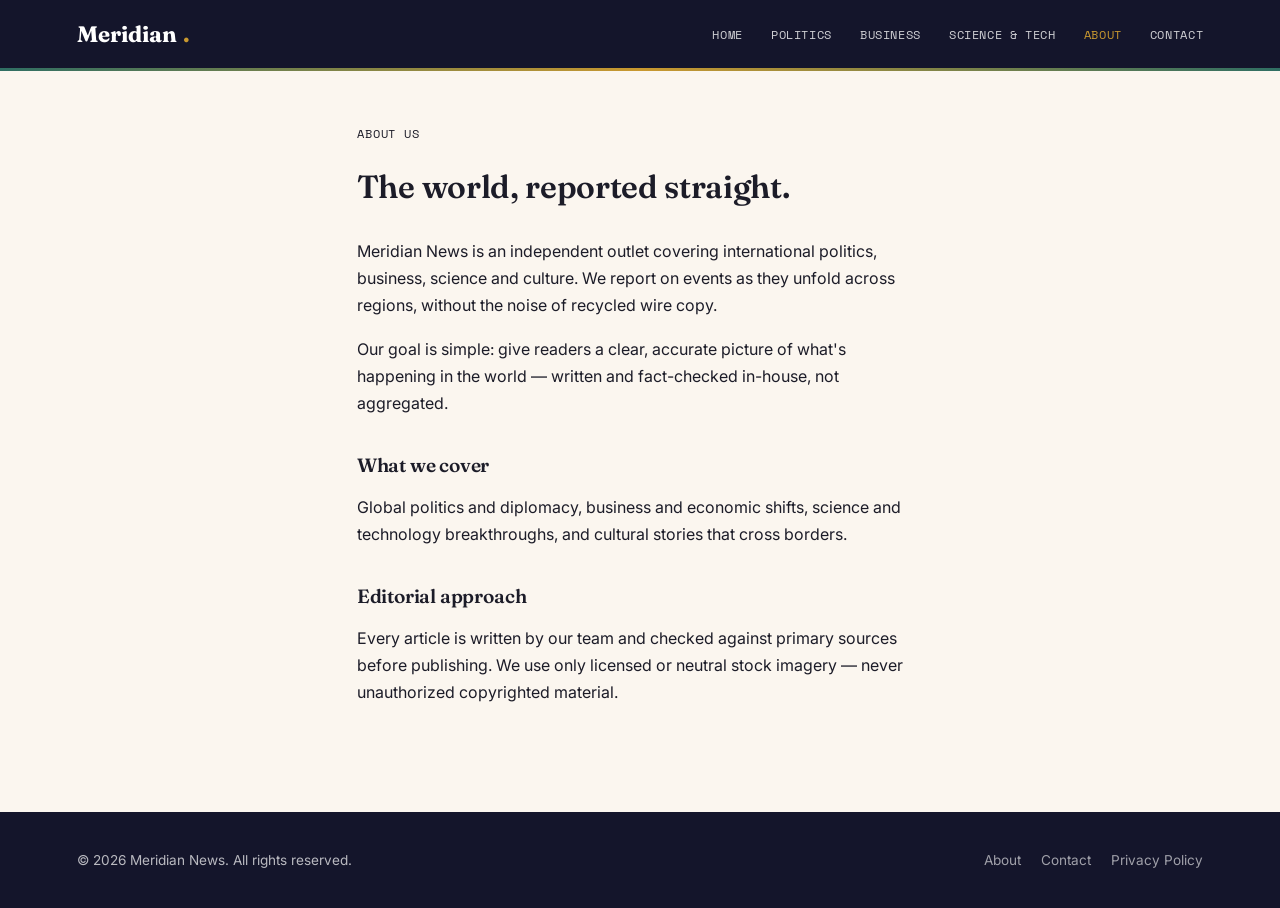
<file: about.html>
<!DOCTYPE html>
<html lang="en">
<head>
<meta charset="UTF-8">
<meta name="viewport" content="width=device-width, initial-scale=1.0">
<title>About — Meridian News</title>
<link rel="stylesheet" href="assets/style.css">
</head>
<body>

<header class="site-header" id="siteHeader">
  <a href="index.html" class="logo">Meridian<span class="dot">.</span></a>
  <nav class="main-nav">
    <a href="index.html">Home</a>
    <a href="index.html#politics">Politics</a>
    <a href="index.html#business">Business</a>
    <a href="index.html#science">Science & Tech</a>
    <a href="about.html" class="active">About</a>
    <a href="contact.html">Contact</a>
  </nav>
  <button class="nav-toggle" onclick="document.getElementById('siteHeader').classList.toggle('open')">☰</button>
</header>

<div class="static-wrap">
  <p class="eyebrow">About Us</p>
  <h1>The world, reported straight.</h1>
  <p>Meridian News is an independent outlet covering international politics, business, science and culture. We report on events as they unfold across regions, without the noise of recycled wire copy.</p>
  <p>Our goal is simple: give readers a clear, accurate picture of what's happening in the world — written and fact-checked in-house, not aggregated.</p>
  <h2>What we cover</h2>
  <p>Global politics and diplomacy, business and economic shifts, science and technology breakthroughs, and cultural stories that cross borders.</p>
  <h2>Editorial approach</h2>
  <p>Every article is written by our team and checked against primary sources before publishing. We use only licensed or neutral stock imagery — never unauthorized copyrighted material.</p>
</div>

<footer class="site-footer">
  <div class="footer-inner">
    <div>© 2026 Meridian News. All rights reserved.</div>
    <div class="footer-links">
      <a href="about.html">About</a>
      <a href="contact.html">Contact</a>
      <a href="privacy.html">Privacy Policy</a>
    </div>
  </div>
</footer>

</body>
</html>
</file>
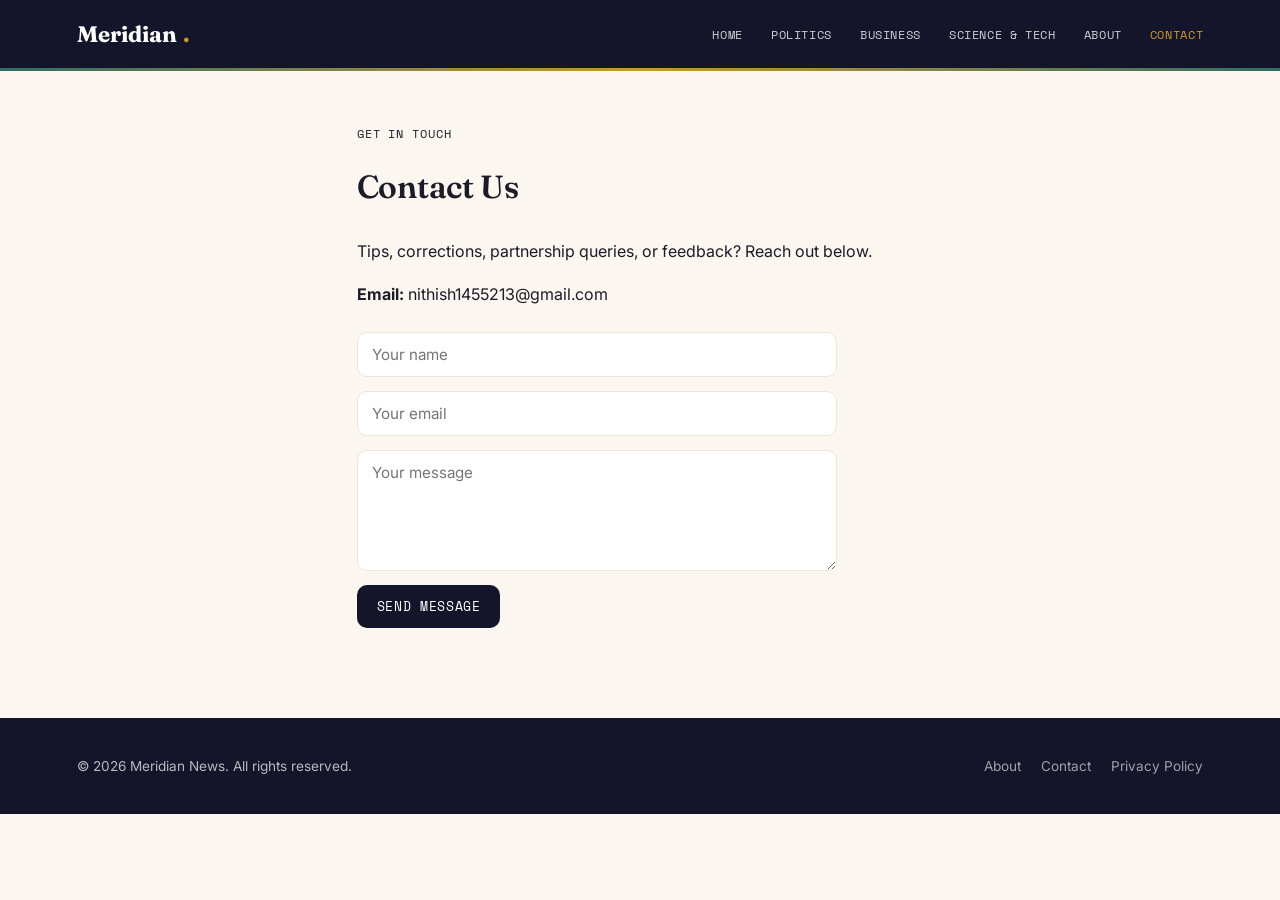
<file: contact.html>
<!DOCTYPE html>
<html lang="en">
<head>
<meta charset="UTF-8">
<meta name="viewport" content="width=device-width, initial-scale=1.0">
<title>Contact — Meridian News</title>
<link rel="stylesheet" href="assets/style.css">
</head>
<body>

<header class="site-header" id="siteHeader">
  <a href="index.html" class="logo">Meridian<span class="dot">.</span></a>
  <nav class="main-nav">
    <a href="index.html">Home</a>
    <a href="index.html#politics">Politics</a>
    <a href="index.html#business">Business</a>
    <a href="index.html#science">Science & Tech</a>
    <a href="about.html">About</a>
    <a href="contact.html" class="active">Contact</a>
  </nav>
  <button class="nav-toggle" onclick="document.getElementById('siteHeader').classList.toggle('open')">☰</button>
</header>

<div class="static-wrap">
  <p class="eyebrow">Get in touch</p>
  <h1>Contact Us</h1>
  <p>Tips, corrections, partnership queries, or feedback? Reach out below.</p>
  <p><strong>Email:</strong> nithish1455213@gmail.com</p>

  <form class="contact-form" onsubmit="alert('Replace this with a real form service like Formspree or Google Forms.'); return false;">
    <input type="text" placeholder="Your name" required>
    <input type="email" placeholder="Your email" required>
    <textarea placeholder="Your message" rows="5" required></textarea>
    <button type="submit">Send Message</button>
  </form>
</div>

<footer class="site-footer">
  <div class="footer-inner">
    <div>© 2026 Meridian News. All rights reserved.</div>
    <div class="footer-links">
      <a href="about.html">About</a>
      <a href="contact.html">Contact</a>
      <a href="privacy.html">Privacy Policy</a>
    </div>
  </div>
</footer>

</body>
</html>
</file>
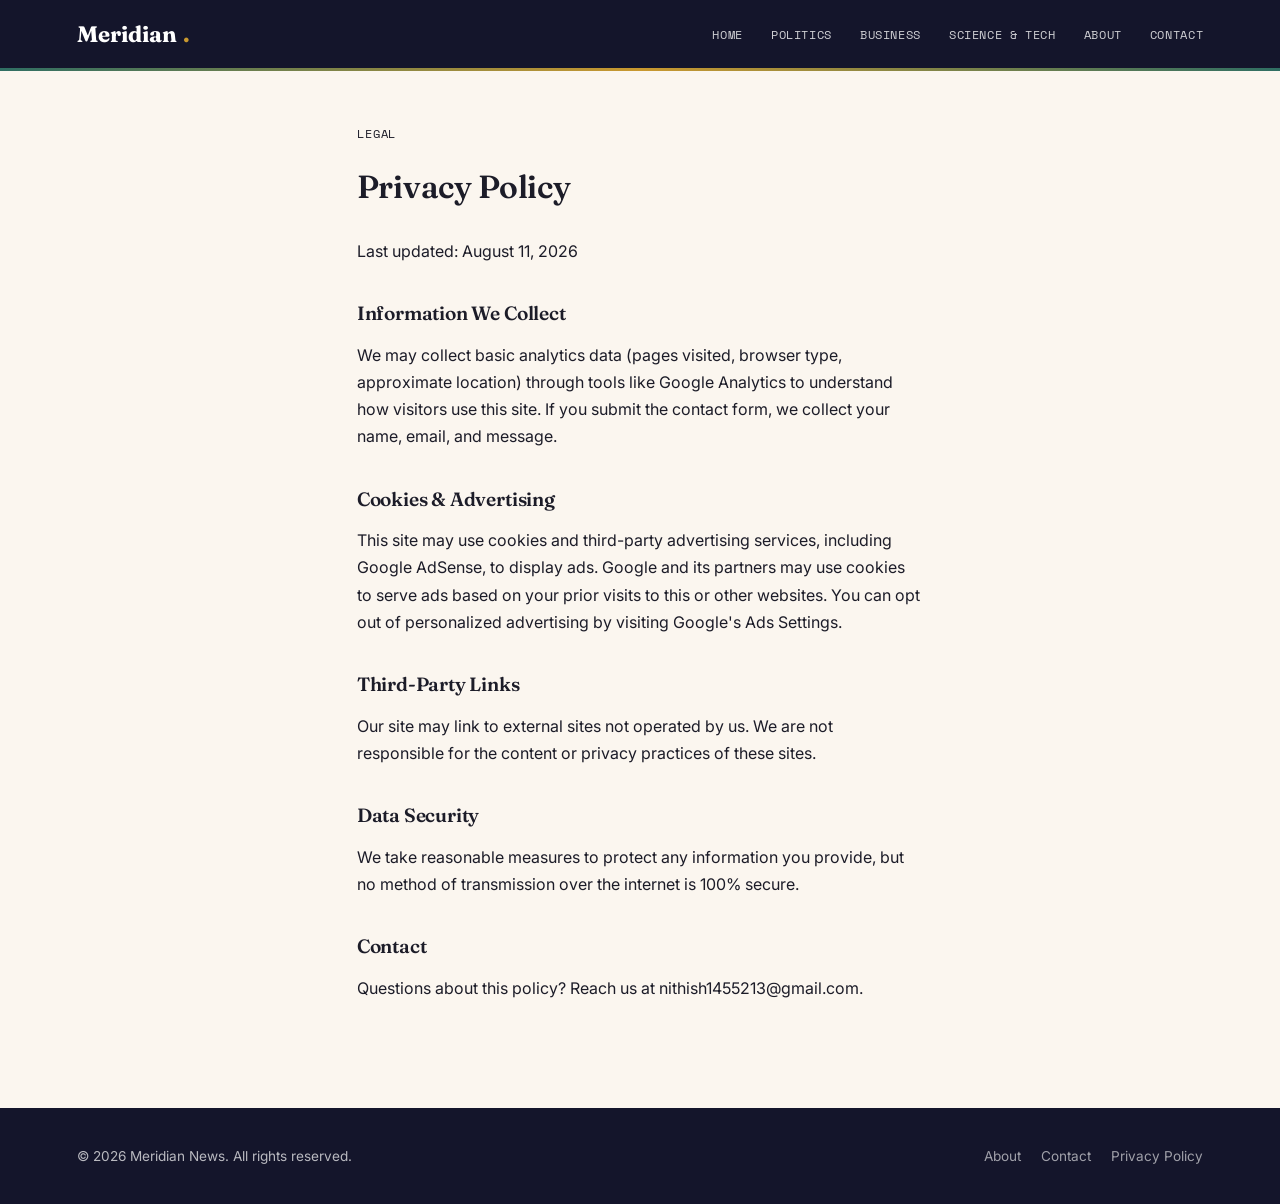
<file: privacy.html>
<!DOCTYPE html>
<html lang="en">
<head>
<meta charset="UTF-8">
<meta name="viewport" content="width=device-width, initial-scale=1.0">
<title>Privacy Policy — Meridian News</title>
<link rel="stylesheet" href="assets/style.css">
</head>
<body>

<header class="site-header" id="siteHeader">
  <a href="index.html" class="logo">Meridian<span class="dot">.</span></a>
  <nav class="main-nav">
    <a href="index.html">Home</a>
    <a href="index.html#politics">Politics</a>
    <a href="index.html#business">Business</a>
    <a href="index.html#science">Science & Tech</a>
    <a href="about.html">About</a>
    <a href="contact.html">Contact</a>
  </nav>
  <button class="nav-toggle" onclick="document.getElementById('siteHeader').classList.toggle('open')">☰</button>
</header>

<div class="static-wrap">
  <p class="eyebrow">Legal</p>
  <h1>Privacy Policy</h1>
  <p>Last updated: August 11, 2026</p>

  <h2>Information We Collect</h2>
  <p>We may collect basic analytics data (pages visited, browser type, approximate location) through tools like Google Analytics to understand how visitors use this site. If you submit the contact form, we collect your name, email, and message.</p>

  <h2>Cookies & Advertising</h2>
  <p>This site may use cookies and third-party advertising services, including Google AdSense, to display ads. Google and its partners may use cookies to serve ads based on your prior visits to this or other websites. You can opt out of personalized advertising by visiting Google's Ads Settings.</p>

  <h2>Third-Party Links</h2>
  <p>Our site may link to external sites not operated by us. We are not responsible for the content or privacy practices of these sites.</p>

  <h2>Data Security</h2>
  <p>We take reasonable measures to protect any information you provide, but no method of transmission over the internet is 100% secure.</p>

  <h2>Contact</h2>
  <p>Questions about this policy? Reach us at nithish1455213@gmail.com.</p>
</div>

<footer class="site-footer">
  <div class="footer-inner">
    <div>© 2026 Meridian News. All rights reserved.</div>
    <div class="footer-links">
      <a href="about.html">About</a>
      <a href="contact.html">Contact</a>
      <a href="privacy.html">Privacy Policy</a>
    </div>
  </div>
</footer>

</body>
</html>
</file>
<file: assets/style.css>
/* ===========================================
   MERIDIAN NEWS — shared stylesheet
   Palette: Ink navy header, warm cream body,
   amber signature accent, muted teal secondary
=========================================== */

@import url('https://fonts.googleapis.com/css2?family=Fraunces:opsz,wght@9..144,500;9..144,600;9..144,700&family=Inter:wght@400;500;600;700&family=Space+Mono:wght@400;700&display=swap');

:root {
  --ink: #14152B;
  --cream: #FBF6EF;
  --card: #FFFFFF;
  --amber: #C9982F;
  --amber-deep: #A87A1E;
  --teal: #2F6E63;
  --text-dark: #1C1C28;
  --text-mid: #5A5A6E;
  --line: #ECE5D8;
  --radius: 14px;
}

* { box-sizing: border-box; }

body {
  margin: 0;
  background: var(--cream);
  color: var(--text-dark);
  font-family: 'Inter', sans-serif;
  -webkit-font-smoothing: antialiased;
}

h1, h2, h3, .display {
  font-family: 'Fraunces', serif;
  font-weight: 600;
  letter-spacing: -0.01em;
  margin: 0;
}

.eyebrow {
  font-family: 'Space Mono', monospace;
  font-size: 0.72rem;
  letter-spacing: 0.08em;
  text-transform: uppercase;
  color: var(--amber-deep);
}

a { color: inherit; text-decoration: none; }

/* ---------- HEADER ---------- */
header.site-header {
  background: var(--ink);
  color: #fff;
  padding: 20px 6vw;
  display: flex;
  align-items: center;
  justify-content: space-between;
  position: sticky;
  top: 0;
  z-index: 50;
}
/* meridian line signature */
header.site-header::after {
  content: '';
  position: absolute;
  left: 0; right: 0; bottom: -3px;
  height: 3px;
  background: linear-gradient(90deg, var(--teal), var(--amber) 50%, var(--teal));
}

.logo {
  font-family: 'Fraunces', serif;
  font-size: 1.4rem;
  font-weight: 700;
  display: flex;
  align-items: baseline;
  gap: 6px;
}
.logo .dot { color: var(--amber); }

nav.main-nav {
  display: flex;
  gap: 28px;
  font-family: 'Space Mono', monospace;
  font-size: 0.78rem;
  text-transform: uppercase;
  letter-spacing: 0.05em;
}
nav.main-nav a { opacity: 0.8; transition: opacity 0.15s; }
nav.main-nav a:hover, nav.main-nav a.active { opacity: 1; color: var(--amber); }

.nav-toggle { display: none; background: none; border: none; color: #fff; font-size: 1.5rem; cursor: pointer; }

/* ---------- HERO ---------- */
.hero {
  padding: 60px 6vw 36px;
  max-width: 1200px;
  margin: 0 auto;
}
.hero h1 {
  font-size: clamp(2rem, 4vw, 3.1rem);
  line-height: 1.08;
  max-width: 15ch;
}
.hero p.sub {
  color: var(--text-mid);
  font-size: 1.05rem;
  max-width: 48ch;
  margin-top: 14px;
}

/* ---------- CARD GRID ---------- */
.grid-wrap {
  max-width: 1200px;
  margin: 0 auto;
  padding: 0 6vw 80px;
}
.section-title {
  display: flex;
  align-items: center;
  gap: 12px;
  margin: 46px 0 20px;
}
.section-title h2 { font-size: 1.35rem; }
.section-title::after {
  content: '';
  flex: 1;
  height: 1px;
  background: var(--line);
}

.card-grid {
  display: grid;
  grid-template-columns: repeat(auto-fill, minmax(280px, 1fr));
  gap: 22px;
}

.card {
  background: var(--card);
  border-radius: var(--radius);
  overflow: hidden;
  box-shadow: 0 4px 16px rgba(20, 21, 43, 0.06);
  transition: transform 0.2s ease, box-shadow 0.2s ease;
  display: flex;
  flex-direction: column;
  border: 1px solid var(--line);
}
.card:hover {
  transform: translateY(-4px);
  box-shadow: 0 12px 28px rgba(20, 21, 43, 0.10);
}
.card img {
  width: 100%;
  aspect-ratio: 16/9;
  object-fit: cover;
  background: var(--line);
}
.card-body { padding: 18px 20px 22px; display: flex; flex-direction: column; gap: 10px; flex: 1; }
.tag {
  display: inline-flex;
  align-self: flex-start;
  font-family: 'Space Mono', monospace;
  font-size: 0.65rem;
  text-transform: uppercase;
  letter-spacing: 0.06em;
  padding: 4px 10px;
  border-radius: 20px;
  background: rgba(201, 152, 47, 0.12);
  color: var(--amber-deep);
}
.tag.region { background: rgba(47, 110, 99, 0.12); color: var(--teal); }
.card h3 { font-size: 1.05rem; line-height: 1.3; }
.card .meta { font-size: 0.78rem; color: var(--text-mid); margin-top: auto; }

.card.featured { grid-column: span 2; }
.card.featured img { aspect-ratio: 21/9; }
.card.featured h3 { font-size: 1.5rem; }
@media (max-width: 700px) {
  .card.featured { grid-column: span 1; }
}

/* ---------- ARTICLE PAGE ---------- */
.article-wrap {
  max-width: 760px;
  margin: 0 auto;
  padding: 56px 6vw 90px;
}
.article-wrap .tag { margin-bottom: 16px; }
.article-wrap h1 { font-size: clamp(1.8rem, 4vw, 2.6rem); line-height: 1.15; }
.article-meta {
  display: flex;
  gap: 16px;
  color: var(--text-mid);
  font-size: 0.85rem;
  margin: 16px 0 28px;
  padding-bottom: 24px;
  border-bottom: 1px solid var(--line);
}
.article-hero-img {
  width: 100%;
  border-radius: var(--radius);
  margin-bottom: 32px;
  aspect-ratio: 16/9;
  object-fit: cover;
  background: var(--line);
}
.article-body { font-size: 1.08rem; line-height: 1.75; color: var(--text-dark); }
.article-body p { margin: 0 0 20px; }
.article-body h2 { font-size: 1.3rem; margin: 36px 0 14px; }
.article-body h3 { font-size: 1.1rem; margin: 28px 0 12px; }

.callout {
  background: #FBF3E4;
  border-left: 4px solid var(--amber);
  padding: 16px 20px;
  border-radius: 0 10px 10px 0;
  margin: 24px 0;
  font-size: 0.98rem;
}
.callout strong { color: var(--amber-deep); }

table.data-table {
  width: 100%;
  border-collapse: collapse;
  margin: 24px 0;
  font-size: 0.92rem;
}
table.data-table th, table.data-table td {
  padding: 10px 14px;
  border-bottom: 1px solid var(--line);
  text-align: left;
}
table.data-table th {
  font-family: 'Space Mono', monospace;
  font-size: 0.7rem;
  text-transform: uppercase;
  color: var(--text-mid);
  letter-spacing: 0.04em;
}

/* ---------- STATIC PAGES ---------- */
.static-wrap {
  max-width: 720px;
  margin: 0 auto;
  padding: 56px 6vw 90px;
  line-height: 1.7;
}
.static-wrap h1 { margin-bottom: 24px; }
.static-wrap h2 { font-size: 1.2rem; margin: 32px 0 12px; }
.static-wrap p { color: var(--text-dark); margin: 0 0 16px; }
.contact-form { display: flex; flex-direction: column; gap: 14px; max-width: 480px; margin-top: 24px; }
.contact-form input, .contact-form textarea {
  padding: 12px 14px;
  border: 1px solid var(--line);
  border-radius: 10px;
  font-family: 'Inter', sans-serif;
  font-size: 0.95rem;
}
.contact-form button {
  background: var(--ink);
  color: #fff;
  border: none;
  padding: 12px 20px;
  border-radius: 10px;
  font-family: 'Space Mono', monospace;
  font-size: 0.8rem;
  text-transform: uppercase;
  letter-spacing: 0.05em;
  cursor: pointer;
  width: fit-content;
}
.contact-form button:hover { background: var(--amber-deep); }

/* ---------- FOOTER ---------- */
footer.site-footer {
  background: var(--ink);
  color: rgba(255,255,255,0.7);
  padding: 40px 6vw;
  font-size: 0.85rem;
}
.footer-inner {
  max-width: 1200px;
  margin: 0 auto;
  display: flex;
  justify-content: space-between;
  flex-wrap: wrap;
  gap: 20px;
}
footer.site-footer a { opacity: 0.85; }
footer.site-footer a:hover { color: var(--amber); opacity: 1; }
.footer-links { display: flex; gap: 20px; }

@media (max-width: 640px) {
  nav.main-nav { display: none; }
  .nav-toggle { display: block; }
  header.site-header.open nav.main-nav {
    display: flex;
    flex-direction: column;
    position: absolute;
    top: 100%; left: 0; right: 0;
    background: var(--ink);
    padding: 20px 6vw;
    gap: 16px;
  }
}
</file>
